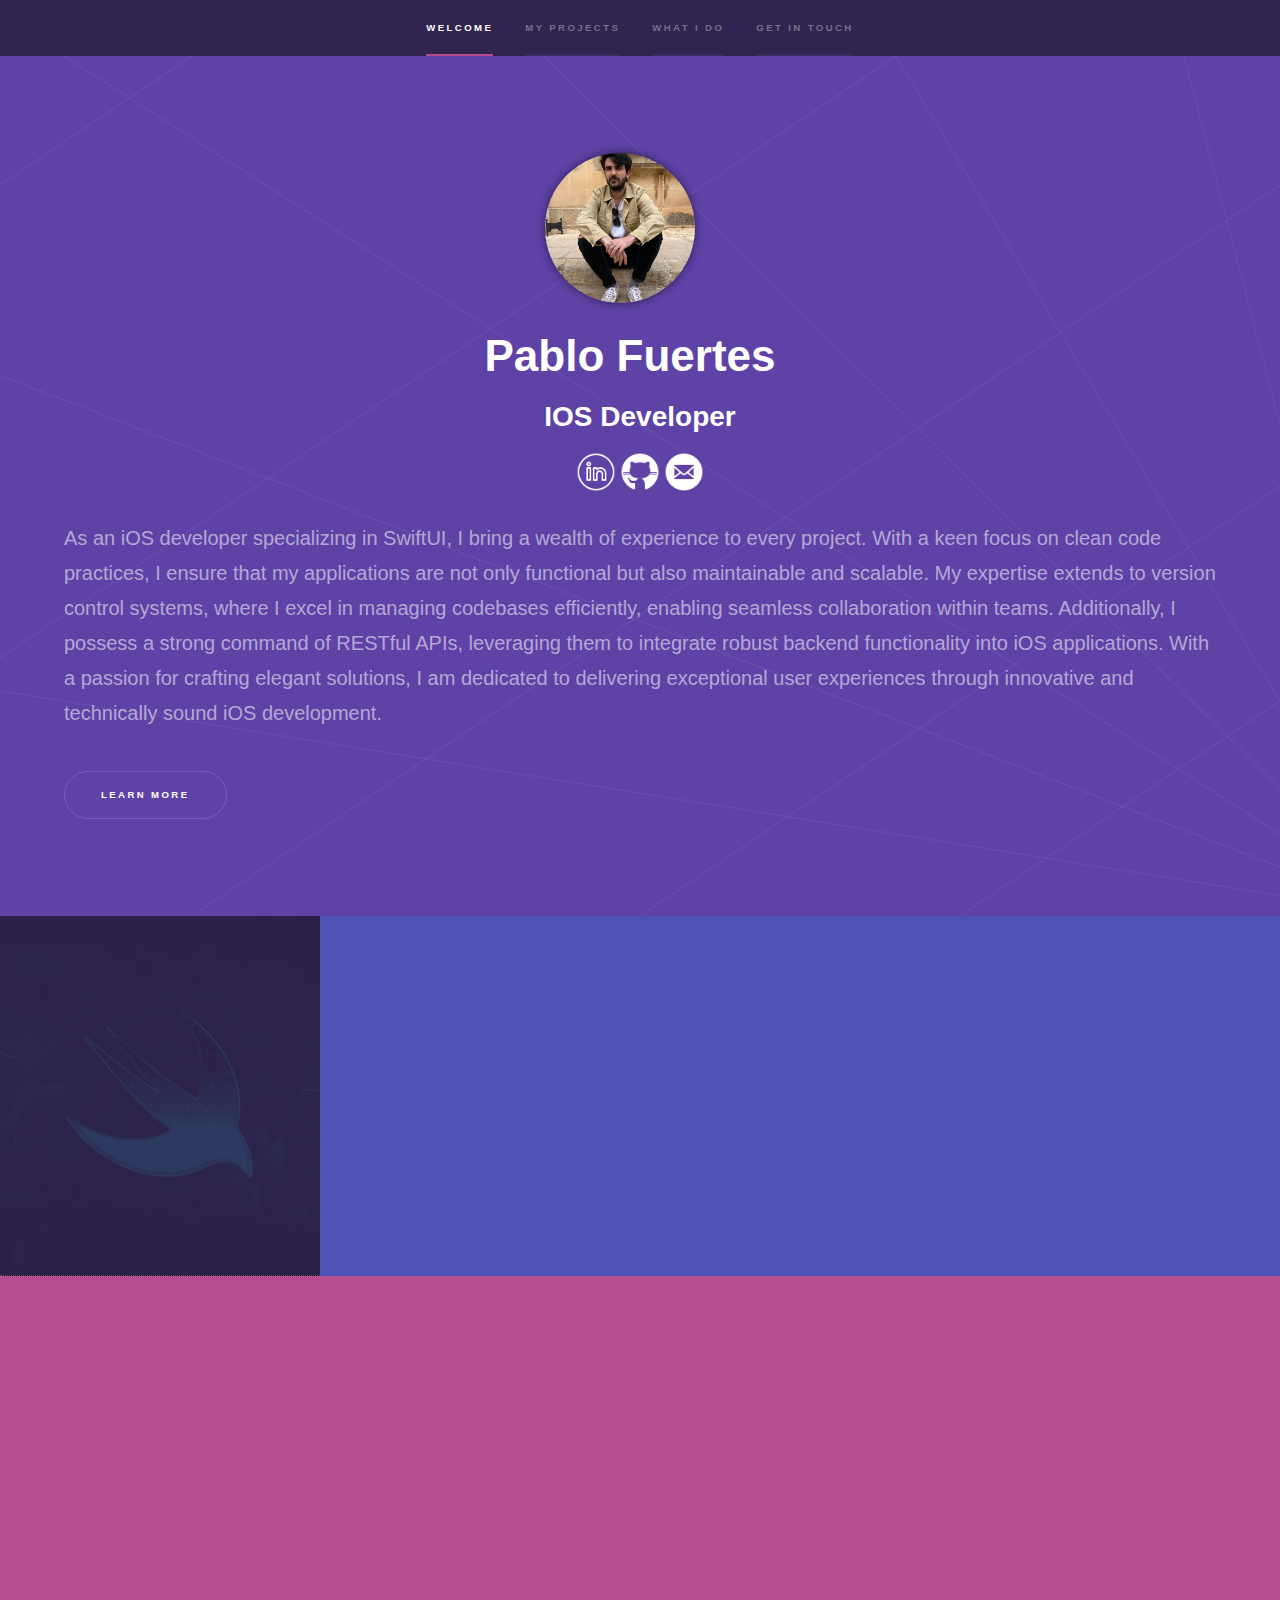
<file: index.html>
<!DOCTYPE HTML>
<html>
	<head>
		<title>My portfolio</title>
		<meta charset="utf-8" />
		<meta name="viewport" content="width=device-width, initial-scale=1, user-scalable=no" />
		<link rel="stylesheet" href="assets/css/main.css" />
		<noscript><link rel="stylesheet" href="assets/css/noscript.css" /></noscript>
	</head>
	<body class="is-preload">

		<!-- Sidebar -->
			<section id="sidebar">
				<div class="inner">
					<nav>
						<ul>
							<li><a href="#intro">Welcome</a></li>
							<li><a href="#one">My projects</a></li>
							<li><a href="#two">What i do</a></li>
							<li><a href="#three">Get in touch</a></li>
						</ul>
					</nav>
				</div>
			</section>

		<!-- Wrapper -->
			<div id="wrapper">

				<!-- Intro -->
					<section id="intro" class="wrapper style1 fullscreen fade-up">
						<div class="inner">
							<div class="profile-info">
								<img src="images/perfil.jpeg" alt="Pablo Fuertes" class="profile-photo">
								<h1>Pablo Fuertes</h1>
								<h2> IOS Developer</h2>
								<div class="profile-icons">
									<a href="https://www.linkedin.com/in/pablo-fuertes-94369b159/">
									  <img src="images/icons/linkedin.png" class="profile-icon" alt="Linkedin">
									</a>
									<a href="https://github.com/pablofu9">
									  <img src="images/icons/githubWhite.png" class="profile-icon" alt="GitHub">
									</a>
									<a href="mailto:pfuertesios@gmail.com">
									  <img src="images/icons/email.png" class="profile-icon" alt="Correo electrónico">
									</a>
								  </div>
								  
							  </div>
							
							<p>As an iOS developer specializing in SwiftUI, I bring a wealth of experience to every project. With a keen focus on clean code practices, I ensure that my applications are not only functional but also maintainable and scalable. My expertise extends to version control systems, where I excel in managing codebases efficiently, enabling seamless collaboration within teams. Additionally, I possess a strong command of RESTful APIs, leveraging them to integrate robust backend functionality into iOS applications. With a passion for crafting elegant solutions, I am dedicated to delivering exceptional user experiences through innovative and technically sound iOS development.</p>
							<ul class="actions">
								<li><a href="#one" class="button scrolly">Learn more</a></li>
							</ul>
						</div>
					</section>

				<!-- One -->
					<section id="one" class="wrapper style2 spotlights">
						<section>
							<a href="#" class="image"><img src="images/pic01.jpeg" alt="" data-position="center center" /></a>
							<div class="content">
								<div class="inner">
									<h2>My custom projects</h2>
									<p>I'm a Swift developer specialized in SwiftUI, adept at crafting iOS and macOS applications, known for my innovative and efficient approach in building fluid and visually appealing user interfaces.</p>
									<ul class="actions">
										<li><a href="generic.html" class="button">Learn more</a></li>
									</ul>
								</div>
							</div>
						</section>
					</section>

				<!-- Two -->
					<section id="two" class="wrapper style3 fade-up">
						<div class="inner">
							<h2>Technologies</h2>
						
							<div class="features">
								<section>
									<span class="icon">
   										 <img src="images/icons/swift.png" class="colored-icon">
									</span>
									<h3>Swift</h3>
									<p>I develop innovative applications with Swift, particularly SwiftUI, delivering exceptional user experiences and technically robust solutions on the Apple platform.</p>
								</section>
								<section>
									<span class="icon">
   										 <img src="images/icons/github.png" class="colored-icon">
									</span>
									<h3>Github</h3>
									<p>leverage GitHub as a central platform to host, collaborate, and share software development projects, utilizing its version control and project management tools.</p>
								</section>
								<section>
									<span class="icon">
   										 <img src="images/icons/firebase.png" class="colored-icon">
									</span>
									<h3>Firebase</h3>
									<p>I masterfully implement Firebase to add authentication features and advanced functionalities to applications, optimizing security and user experience.</p>
								</section>
								<section>
									<span class="icon">
   										 <img src="images/icons/aws.png" class="colored-icon">
									</span>
									<h3>AWS</h3>
									<p>I integrate Amazon Web Services (AWS), especially Cognito, for various functions, leveraging its scalability and flexibility to power cloud projects and enhance application security.</p>
								</section>
								<section>
									<span class="icon">
   										 <img src="images/icons/git.png" class="colored-icon">
									</span>
									<h3>Git</h3>
									<p>I seamlessly integrate Git to efficiently manage code versioning, facilitating collaboration and change tracking in software development projects.</p>
								</section>
								<section>
									<span class="icon">
   										 <img src="images/icons/apple.png" class="colored-icon">
									</span>
									<h3>Apple enviroment</h3>
									<p>I possess in-depth knowledge of the Apple development environment, utilizing native technologies and tools to create robust solutions tailored to iOS, macOS, watchOS, and tvOS ecosystems.</p>
								</section>
							</div>
						</div>
					</section>

				<!-- Three -->
					<section id="three" class="wrapper style1 fade-up">
						<div class="inner">
							<h2>Get in touch</h2>
							<div>
								<section>
									<ul class="contact">
										<li>
											<h3>Address</h3>
											<span>Valladolid, Spain</span>
										</li>
										<li>
											<h3>Email</h3>
											<a href="#">pfuertesios@gmail.com</a>
										</li>
								
										<li>
											<h3>Social</h3>
											<ul class="icons">
												<li><a href="https://github.com/pablofu9" target="_blank" class="icon brands fa-github" style="font-size: 28px;><span class="label"></span></a></li>
												<li><a href="https://www.linkedin.com/in/pablo-fuertes-94369b159/" target="_blank" class="icon brands fa-linkedin-in" style="font-size: 28px;><span class="label"></span></a></li>
											</ul>
										</li>
									</ul>
									 <div class="download-button-container">
        								<a href="assets/CV/CV.pdf" download="My_CV.pdf" class="download-button">Download CV</a>
   									 </div>
								</section>
							</div>
						</div>
					</section>

			</div>

		<!-- Scripts -->
			<script src="assets/js/jquery.min.js"></script>
			<script src="assets/js/jquery.scrollex.min.js"></script>
			<script src="assets/js/jquery.scrolly.min.js"></script>
			<script src="assets/js/browser.min.js"></script>
			<script src="assets/js/breakpoints.min.js"></script>
			<script src="assets/js/util.js"></script>
			<script src="assets/js/main.js"></script>

	</body>
</html>
</file>
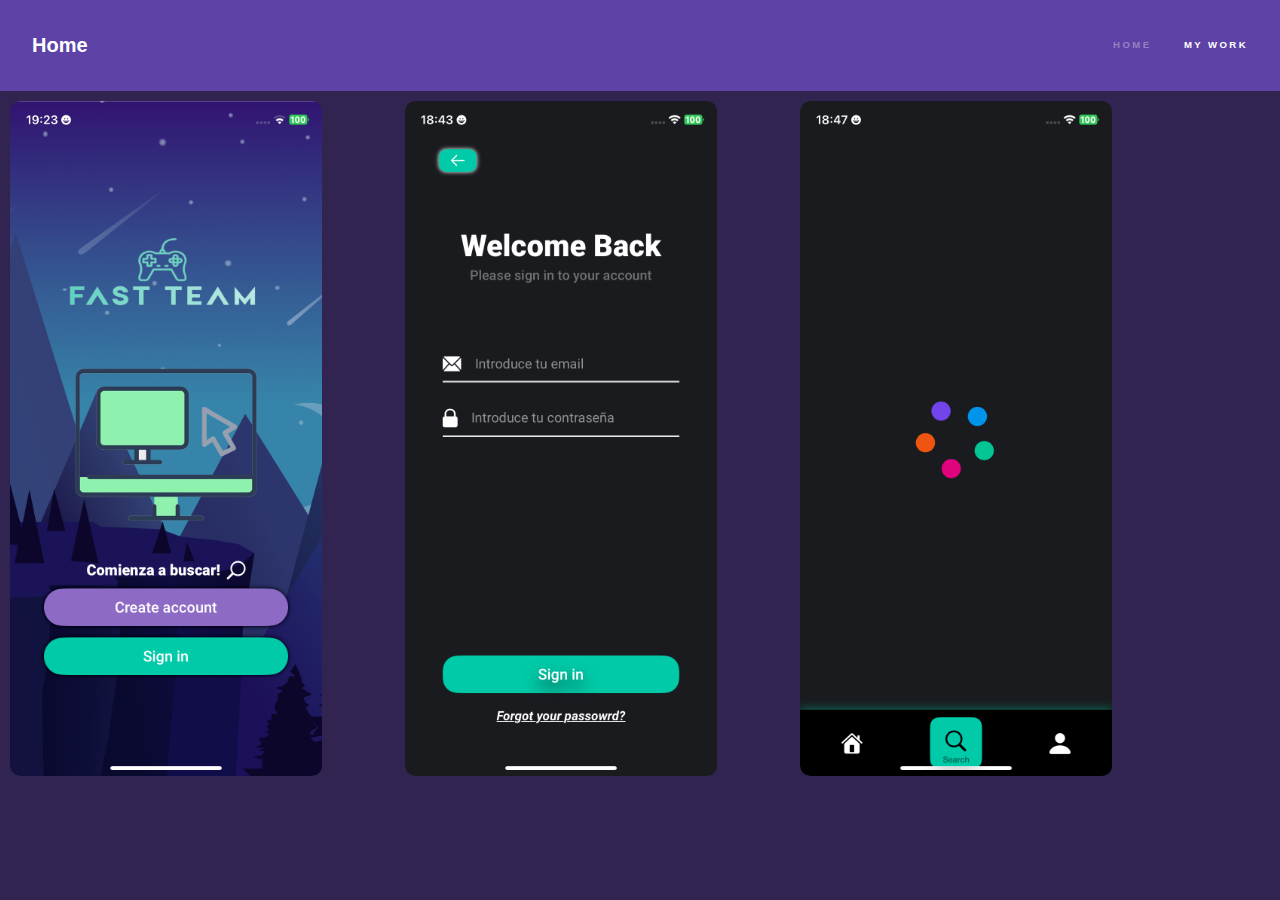
<file: generic.html>
<!DOCTYPE HTML>
<!--
	Hyperspace by HTML5 UP
	html5up.net | @ajlkn
	Free for personal and commercial use under the CCA 3.0 license (html5up.net/license)
-->
<html>
	<head>
		<title>My work</title>
		<meta charset="utf-8" />
		<meta name="viewport" content="width=device-width, initial-scale=1, user-scalable=no" />
		<link rel="stylesheet" href="assets/css/main.css" />
		<noscript><link rel="stylesheet" href="assets/css/noscript.css" /></noscript>
	</head>
	<body class="is-preload">

		<!-- Header -->
			<header id="header">
				<a href="index.html" class="title">Home</a>
				<nav>
					<ul>
						<li><a href="index.html">Home</a></li>
						<li><a href="generic.html" class="active">My work</a></li>
						
					</ul>
				</nav>
			</header>

		<!-- Wrapper -->
			 <div class="gallery">
        <figure class="gallery__item">
            <img src="images/fastTeam.png" class="gallery__img" alt="Image 1">
        </figure>
        <figure class="gallery__item">
            <img src="images/fastTeam2.png" class="gallery__img" alt="Image 2">
        </figure>
        <figure class="gallery__item">
            <img src="images/fastTeam3.png" class="gallery__img" alt="Image 3">
        </figure>
        <!-- Añade más imágenes aquí si es necesario -->
    </div>
			


		<!-- Scripts -->
			<script src="assets/js/jquery.min.js"></script>
			<script src="assets/js/jquery.scrollex.min.js"></script>
			<script src="assets/js/jquery.scrolly.min.js"></script>
			<script src="assets/js/browser.min.js"></script>
			<script src="assets/js/breakpoints.min.js"></script>
			<script src="assets/js/util.js"></script>
			<script src="assets/js/main.js"></script>

	</body>
</html>
</file>
<file: assets/css/noscript.css>
/*
	Hyperspace by HTML5 UP
	html5up.net | @ajlkn
	Free for personal and commercial use under the CCA 3.0 license (html5up.net/license)
*/

/* Spotlights */

	.spotlights > section > .image:before {
		opacity: 0 !important;
	}

	.spotlights > section > .content > .inner {
		-moz-transform: none !important;
		-webkit-transform: none !important;
		-ms-transform: none !important;
		transform: none !important;
		opacity: 1 !important;
	}

/* Wrapper */

	.wrapper > .inner {
		opacity: 1 !important;
		-moz-transform: none !important;
		-webkit-transform: none !important;
		-ms-transform: none !important;
		transform: none !important;
	}

/* Sidebar */

	#sidebar > .inner {
		opacity: 1 !important;
	}

	#sidebar nav > ul > li {
		-moz-transform: none !important;
		-webkit-transform: none !important;
		-ms-transform: none !important;
		transform: none !important;
		opacity: 1 !important;
	}
</file>
<file: assets/css/main.css>
@import url(fontawesome-all.min.css);

/*
	Hyperspace by HTML5 UP
	html5up.net | @ajlkn
	Free for personal and commercial use under the CCA 3.0 license (html5up.net/license)
*/

html,
body,
div,
span,
applet,
object,
iframe,
h1,
h2,
h3,
h4,
h5,
h6,
p,
blockquote,
pre,
a,
abbr,
acronym,
address,
big,
cite,
code,
del,
dfn,
em,
img,
ins,
kbd,
q,
s,
samp,
small,
strike,
strong,
sub,
sup,
tt,
var,
b,
u,
i,
center,
dl,
dt,
dd,
ol,
ul,
li,
fieldset,
form,
label,
legend,
table,
caption,
tbody,
tfoot,
thead,
tr,
th,
td,
article,
aside,
canvas,
details,
embed,
figure,
figcaption,
footer,
header,
hgroup,
menu,
nav,
output,
ruby,
section,
summary,
time,
mark,
audio,
video {
	margin: 0;
	padding: 0;
	border: 0;
	font-size: 100%;
	font: inherit;
	vertical-align: baseline;
}

article,
aside,
details,
figcaption,
figure,
footer,
header,
hgroup,
menu,
nav,
section {
	display: block;
}

body {
	line-height: 1;
}



ol,
ul {
	list-style: none;
}

blockquote,
q {
	quotes: none;
}

blockquote:before,
blockquote:after,
q:before,
q:after {
	content: '';
	content: none;
}

table {
	border-collapse: collapse;
	border-spacing: 0;
}

body {
	-webkit-text-size-adjust: none;
}

mark {
	background-color: transparent;
	color: inherit;
}

input::-moz-focus-inner {
	border: 0;
	padding: 0;
}

input,
select,
textarea {
	-moz-appearance: none;
	-webkit-appearance: none;
	-ms-appearance: none;
	appearance: none;
}



/* Basic */

@-ms-viewport {
	width: device-width;
}

body {
	-ms-overflow-style: scrollbar;
}

@media screen and (max-width: 480px) {

	html,
	body {
		min-width: 320px;
	}

}

html {
	box-sizing: border-box;
}

*,
*:before,
*:after {
	box-sizing: inherit;
}

body {
	background: #312450;
}

body.is-preload *,
body.is-preload *:before,
body.is-preload *:after {
	-moz-animation: none !important;
	-webkit-animation: none !important;
	-ms-animation: none !important;
	animation: none !important;
	-moz-transition: none !important;
	-webkit-transition: none !important;
	-ms-transition: none !important;
	transition: none !important;
}


/* Type */

body,
input,
select,
textarea {
	color: rgba(255, 255, 255, 0.55);
	font-family: Arial, Helvetica, sans-serif;
	font-size: 16.5pt;
	font-weight: normal;
	line-height: 1.75;
}

@media screen and (max-width: 1680px) {

	body,
	input,
	select,
	textarea {
		font-size: 13pt;
	}

}

@media screen and (max-width: 1280px) {

	body,
	input,
	select,
	textarea {
		font-size: 12pt;
	}

}

@media screen and (max-width: 360px) {

	body,
	input,
	select,
	textarea {
		font-size: 11pt;
	}

}

a {
	-moz-transition: color 0.2s ease, border-bottom-color 0.2s ease;
	-webkit-transition: color 0.2s ease, border-bottom-color 0.2s ease;
	-ms-transition: color 0.2s ease, border-bottom-color 0.2s ease;
	transition: color 0.2s ease, border-bottom-color 0.2s ease;
	border-bottom: dotted 1px rgba(255, 255, 255, 0.35);
	color: inherit;
	text-decoration: none;
}

a:hover {
	border-bottom-color: transparent;
	color: #ffffff;
}

strong,
b {
	color: #ffffff;
	font-weight: bold;
}

em,
i {
	font-style: italic;
}

p {
	margin: 0 0 2em 0;
}

h1,
h2,
h3,
h4,
h5,
h6 {
	color: #ffffff;
	font-weight: bold;
	line-height: 1.5;
	margin: 0 0 0.5em 0;
}

h1 a,
h2 a,
h3 a,
h4 a,
h5 a,
h6 a {
	color: inherit;
	text-decoration: none;
}

h1 {
	font-size: 2.75em;
}

h1.major {
	margin: 0 0 1.3em 0;
	position: relative;
	padding-bottom: 0.35em;
}

h1.major:after {
	background-image: -moz-linear-gradient(to right, #5e42a6, #b74e91);
	background-image: -webkit-linear-gradient(to right, #5e42a6, #b74e91);
	background-image: -ms-linear-gradient(to right, #5e42a6, #b74e91);
	background-image: linear-gradient(to right, #5e42a6, #b74e91);
	-moz-transition: max-width 0.2s ease;
	-webkit-transition: max-width 0.2s ease;
	-ms-transition: max-width 0.2s ease;
	transition: max-width 0.2s ease;
	border-radius: 0.2em;
	bottom: 0;
	content: '';
	height: 0.05em;
	position: absolute;
	right: 0;
	width: 100%;
}

h2 {
	font-size: 1.75em;
}

h3 {
	font-size: 1.1em;
}

h4 {
	font-size: 1em;
}

h5 {
	font-size: 0.8em;
}

h6 {
	font-size: 0.6em;
}

@media screen and (max-width: 736px) {

	h1 {
		font-size: 2em;
	}

	h2 {
		font-size: 1.25em;
	}

	h3 {
		font-size: 1em;
	}

	h4 {
		font-size: 0.8em;
	}

	h5 {
		font-size: 0.6em;
	}

	h6 {
		font-size: 0.6em;
	}

}

sub {
	font-size: 0.8em;
	position: relative;
	top: 0.5em;
}

sup {
	font-size: 0.8em;
	position: relative;
	top: -0.5em;
}

blockquote {
	border-left: solid 4px rgba(255, 255, 255, 0.15);
	font-style: italic;
	margin: 0 0 2em 0;
	padding: 0.5em 0 0.5em 2em;
}

code {
	background: rgba(255, 255, 255, 0.05);
	border-radius: 0.25em;
	border: solid 1px rgba(255, 255, 255, 0.15);
	font-family: "Courier New", monospace;
	font-size: 0.9em;
	margin: 0 0.25em;
	padding: 0.25em 0.65em;
}

pre {
	-webkit-overflow-scrolling: touch;
	font-family: "Courier New", monospace;
	font-size: 0.9em;
	margin: 0 0 2em 0;
}

pre code {
	display: block;
	line-height: 1.75em;
	padding: 1em 1.5em;
	overflow-x: auto;
}

hr {
	border: 0;
	border-bottom: solid 1px rgba(255, 255, 255, 0.15);
	margin: 2em 0;
}

hr.major {
	margin: 3em 0;
}

.align-left {
	text-align: left;
}

.align-center {
	text-align: center;
}

.align-right {
	text-align: right;
}

/* Row */

.row {
	display: flex;
	flex-wrap: wrap;
	box-sizing: border-box;
	align-items: stretch;
}

.row>* {
	box-sizing: border-box;
}

.row.gtr-uniform>*> :last-child {
	margin-bottom: 0;
}

.row.aln-left {
	justify-content: flex-start;
}

.row.aln-center {
	justify-content: center;
}

.row.aln-right {
	justify-content: flex-end;
}

.row.aln-top {
	align-items: flex-start;
}

.row.aln-middle {
	align-items: center;
}

.row.aln-bottom {
	align-items: flex-end;
}

.row>.imp {
	order: -1;
}

.row>.col-1 {
	width: 8.33333%;
}

.row>.off-1 {
	margin-left: 8.33333%;
}

.row>.col-2 {
	width: 16.66667%;
}

.row>.off-2 {
	margin-left: 16.66667%;
}

.row>.col-3 {
	width: 25%;
}

.row>.off-3 {
	margin-left: 25%;
}

.row>.col-4 {
	width: 33.33333%;
}

.row>.off-4 {
	margin-left: 33.33333%;
}

.row>.col-5 {
	width: 41.66667%;
}

.row>.off-5 {
	margin-left: 41.66667%;
}

.row>.col-6 {
	width: 50%;
}

.row>.off-6 {
	margin-left: 50%;
}

.row>.col-7 {
	width: 58.33333%;
}

.row>.off-7 {
	margin-left: 58.33333%;
}

.row>.col-8 {
	width: 66.66667%;
}

.row>.off-8 {
	margin-left: 66.66667%;
}

.row>.col-9 {
	width: 75%;
}

.row>.off-9 {
	margin-left: 75%;
}

.row>.col-10 {
	width: 83.33333%;
}

.row>.off-10 {
	margin-left: 83.33333%;
}

.row>.col-11 {
	width: 91.66667%;
}

.row>.off-11 {
	margin-left: 91.66667%;
}

.row>.col-12 {
	width: 100%;
}

.row>.off-12 {
	margin-left: 100%;
}

.row.gtr-0 {
	margin-top: 0;
	margin-left: 0em;
}

.row.gtr-0>* {
	padding: 0 0 0 0em;
}

.row.gtr-0.gtr-uniform {
	margin-top: 0em;
}

.row.gtr-0.gtr-uniform>* {
	padding-top: 0em;
}

.row.gtr-25 {
	margin-top: 0;
	margin-left: -0.375em;
}

.row.gtr-25>* {
	padding: 0 0 0 0.375em;
}

.row.gtr-25.gtr-uniform {
	margin-top: -0.375em;
}

.row.gtr-25.gtr-uniform>* {
	padding-top: 0.375em;
}

.row.gtr-50 {
	margin-top: 0;
	margin-left: -0.75em;
}

.row.gtr-50>* {
	padding: 0 0 0 0.75em;
}

.row.gtr-50.gtr-uniform {
	margin-top: -0.75em;
}

.row.gtr-50.gtr-uniform>* {
	padding-top: 0.75em;
}

.row {
	margin-top: 0;
	margin-left: -1.5em;
}

.row>* {
	padding: 0 0 0 1.5em;
}

.row.gtr-uniform {
	margin-top: -1.5em;
}

.row.gtr-uniform>* {
	padding-top: 1.5em;
}

.row.gtr-150 {
	margin-top: 0;
	margin-left: -2.25em;
}

.row.gtr-150>* {
	padding: 0 0 0 2.25em;
}

.row.gtr-150.gtr-uniform {
	margin-top: -2.25em;
}

.row.gtr-150.gtr-uniform>* {
	padding-top: 2.25em;
}

.row.gtr-200 {
	margin-top: 0;
	margin-left: -3em;
}

.row.gtr-200>* {
	padding: 0 0 0 3em;
}

.row.gtr-200.gtr-uniform {
	margin-top: -3em;
}

.row.gtr-200.gtr-uniform>* {
	padding-top: 3em;
}

@media screen and (max-width: 1680px) {

	.row {
		display: flex;
		flex-wrap: wrap;
		box-sizing: border-box;
		align-items: stretch;
	}

	.row>* {
		box-sizing: border-box;
	}

	.row.gtr-uniform>*> :last-child {
		margin-bottom: 0;
	}

	.row.aln-left {
		justify-content: flex-start;
	}

	.row.aln-center {
		justify-content: center;
	}

	.row.aln-right {
		justify-content: flex-end;
	}

	.row.aln-top {
		align-items: flex-start;
	}

	.row.aln-middle {
		align-items: center;
	}

	.row.aln-bottom {
		align-items: flex-end;
	}

	.row>.imp-xlarge {
		order: -1;
	}

	.row>.col-1-xlarge {
		width: 8.33333%;
	}

	.row>.off-1-xlarge {
		margin-left: 8.33333%;
	}

	.row>.col-2-xlarge {
		width: 16.66667%;
	}

	.row>.off-2-xlarge {
		margin-left: 16.66667%;
	}

	.row>.col-3-xlarge {
		width: 25%;
	}

	.row>.off-3-xlarge {
		margin-left: 25%;
	}

	.row>.col-4-xlarge {
		width: 33.33333%;
	}

	.row>.off-4-xlarge {
		margin-left: 33.33333%;
	}

	.row>.col-5-xlarge {
		width: 41.66667%;
	}

	.row>.off-5-xlarge {
		margin-left: 41.66667%;
	}

	.row>.col-6-xlarge {
		width: 50%;
	}

	.row>.off-6-xlarge {
		margin-left: 50%;
	}

	.row>.col-7-xlarge {
		width: 58.33333%;
	}

	.row>.off-7-xlarge {
		margin-left: 58.33333%;
	}

	.row>.col-8-xlarge {
		width: 66.66667%;
	}

	.row>.off-8-xlarge {
		margin-left: 66.66667%;
	}

	.row>.col-9-xlarge {
		width: 75%;
	}

	.row>.off-9-xlarge {
		margin-left: 75%;
	}

	.row>.col-10-xlarge {
		width: 83.33333%;
	}

	.row>.off-10-xlarge {
		margin-left: 83.33333%;
	}

	.row>.col-11-xlarge {
		width: 91.66667%;
	}

	.row>.off-11-xlarge {
		margin-left: 91.66667%;
	}

	.row>.col-12-xlarge {
		width: 100%;
	}

	.row>.off-12-xlarge {
		margin-left: 100%;
	}

	.row.gtr-0 {
		margin-top: 0;
		margin-left: 0em;
	}

	.row.gtr-0>* {
		padding: 0 0 0 0em;
	}

	.row.gtr-0.gtr-uniform {
		margin-top: 0em;
	}

	.row.gtr-0.gtr-uniform>* {
		padding-top: 0em;
	}

	.row.gtr-25 {
		margin-top: 0;
		margin-left: -0.375em;
	}

	.row.gtr-25>* {
		padding: 0 0 0 0.375em;
	}

	.row.gtr-25.gtr-uniform {
		margin-top: -0.375em;
	}

	.row.gtr-25.gtr-uniform>* {
		padding-top: 0.375em;
	}

	.row.gtr-50 {
		margin-top: 0;
		margin-left: -0.75em;
	}

	.row.gtr-50>* {
		padding: 0 0 0 0.75em;
	}

	.row.gtr-50.gtr-uniform {
		margin-top: -0.75em;
	}

	.row.gtr-50.gtr-uniform>* {
		padding-top: 0.75em;
	}

	.row {
		margin-top: 0;
		margin-left: -1.5em;
	}

	.row>* {
		padding: 0 0 0 1.5em;
	}

	.row.gtr-uniform {
		margin-top: -1.5em;
	}

	.row.gtr-uniform>* {
		padding-top: 1.5em;
	}

	.row.gtr-150 {
		margin-top: 0;
		margin-left: -2.25em;
	}

	.row.gtr-150>* {
		padding: 0 0 0 2.25em;
	}

	.row.gtr-150.gtr-uniform {
		margin-top: -2.25em;
	}

	.row.gtr-150.gtr-uniform>* {
		padding-top: 2.25em;
	}

	.row.gtr-200 {
		margin-top: 0;
		margin-left: -3em;
	}

	.row.gtr-200>* {
		padding: 0 0 0 3em;
	}

	.row.gtr-200.gtr-uniform {
		margin-top: -3em;
	}

	.row.gtr-200.gtr-uniform>* {
		padding-top: 3em;
	}

}

@media screen and (max-width: 1280px) {

	.row {
		display: flex;
		flex-wrap: wrap;
		box-sizing: border-box;
		align-items: stretch;
	}

	.row>* {
		box-sizing: border-box;
	}

	.row.gtr-uniform>*> :last-child {
		margin-bottom: 0;
	}

	.row.aln-left {
		justify-content: flex-start;
	}

	.row.aln-center {
		justify-content: center;
	}

	.row.aln-right {
		justify-content: flex-end;
	}

	.row.aln-top {
		align-items: flex-start;
	}

	.row.aln-middle {
		align-items: center;
	}

	.row.aln-bottom {
		align-items: flex-end;
	}

	.row>.imp-large {
		order: -1;
	}

	.row>.col-1-large {
		width: 8.33333%;
	}

	.row>.off-1-large {
		margin-left: 8.33333%;
	}

	.row>.col-2-large {
		width: 16.66667%;
	}

	.row>.off-2-large {
		margin-left: 16.66667%;
	}

	.row>.col-3-large {
		width: 25%;
	}

	.row>.off-3-large {
		margin-left: 25%;
	}

	.row>.col-4-large {
		width: 33.33333%;
	}

	.row>.off-4-large {
		margin-left: 33.33333%;
	}

	.row>.col-5-large {
		width: 41.66667%;
	}

	.row>.off-5-large {
		margin-left: 41.66667%;
	}

	.row>.col-6-large {
		width: 50%;
	}

	.row>.off-6-large {
		margin-left: 50%;
	}

	.row>.col-7-large {
		width: 58.33333%;
	}

	.row>.off-7-large {
		margin-left: 58.33333%;
	}

	.row>.col-8-large {
		width: 66.66667%;
	}

	.row>.off-8-large {
		margin-left: 66.66667%;
	}

	.row>.col-9-large {
		width: 75%;
	}

	.row>.off-9-large {
		margin-left: 75%;
	}

	.row>.col-10-large {
		width: 83.33333%;
	}

	.row>.off-10-large {
		margin-left: 83.33333%;
	}

	.row>.col-11-large {
		width: 91.66667%;
	}

	.row>.off-11-large {
		margin-left: 91.66667%;
	}

	.row>.col-12-large {
		width: 100%;
	}

	.row>.off-12-large {
		margin-left: 100%;
	}

	.row.gtr-0 {
		margin-top: 0;
		margin-left: 0em;
	}

	.row.gtr-0>* {
		padding: 0 0 0 0em;
	}

	.row.gtr-0.gtr-uniform {
		margin-top: 0em;
	}

	.row.gtr-0.gtr-uniform>* {
		padding-top: 0em;
	}

	.row.gtr-25 {
		margin-top: 0;
		margin-left: -0.375em;
	}

	.row.gtr-25>* {
		padding: 0 0 0 0.375em;
	}

	.row.gtr-25.gtr-uniform {
		margin-top: -0.375em;
	}

	.row.gtr-25.gtr-uniform>* {
		padding-top: 0.375em;
	}

	.row.gtr-50 {
		margin-top: 0;
		margin-left: -0.75em;
	}

	.row.gtr-50>* {
		padding: 0 0 0 0.75em;
	}

	.row.gtr-50.gtr-uniform {
		margin-top: -0.75em;
	}

	.row.gtr-50.gtr-uniform>* {
		padding-top: 0.75em;
	}

	.row {
		margin-top: 0;
		margin-left: -1.5em;
	}

	.row>* {
		padding: 0 0 0 1.5em;
	}

	.row.gtr-uniform {
		margin-top: -1.5em;
	}

	.row.gtr-uniform>* {
		padding-top: 1.5em;
	}

	.row.gtr-150 {
		margin-top: 0;
		margin-left: -2.25em;
	}

	.row.gtr-150>* {
		padding: 0 0 0 2.25em;
	}

	.row.gtr-150.gtr-uniform {
		margin-top: -2.25em;
	}

	.row.gtr-150.gtr-uniform>* {
		padding-top: 2.25em;
	}

	.row.gtr-200 {
		margin-top: 0;
		margin-left: -3em;
	}

	.row.gtr-200>* {
		padding: 0 0 0 3em;
	}

	.row.gtr-200.gtr-uniform {
		margin-top: -3em;
	}

	.row.gtr-200.gtr-uniform>* {
		padding-top: 3em;
	}

}

@media screen and (max-width: 980px) {

	.row {
		display: flex;
		flex-wrap: wrap;
		box-sizing: border-box;
		align-items: stretch;
	}

	.row>* {
		box-sizing: border-box;
	}

	.row.gtr-uniform>*> :last-child {
		margin-bottom: 0;
	}

	.row.aln-left {
		justify-content: flex-start;
	}

	.row.aln-center {
		justify-content: center;
	}

	.row.aln-right {
		justify-content: flex-end;
	}

	.row.aln-top {
		align-items: flex-start;
	}

	.row.aln-middle {
		align-items: center;
	}

	.row.aln-bottom {
		align-items: flex-end;
	}

	.row>.imp-medium {
		order: -1;
	}

	.row>.col-1-medium {
		width: 8.33333%;
	}

	.row>.off-1-medium {
		margin-left: 8.33333%;
	}

	.row>.col-2-medium {
		width: 16.66667%;
	}

	.row>.off-2-medium {
		margin-left: 16.66667%;
	}

	.row>.col-3-medium {
		width: 25%;
	}

	.row>.off-3-medium {
		margin-left: 25%;
	}

	.row>.col-4-medium {
		width: 33.33333%;
	}

	.row>.off-4-medium {
		margin-left: 33.33333%;
	}

	.row>.col-5-medium {
		width: 41.66667%;
	}

	.row>.off-5-medium {
		margin-left: 41.66667%;
	}

	.row>.col-6-medium {
		width: 50%;
	}

	.row>.off-6-medium {
		margin-left: 50%;
	}

	.row>.col-7-medium {
		width: 58.33333%;
	}

	.row>.off-7-medium {
		margin-left: 58.33333%;
	}

	.row>.col-8-medium {
		width: 66.66667%;
	}

	.row>.off-8-medium {
		margin-left: 66.66667%;
	}

	.row>.col-9-medium {
		width: 75%;
	}

	.row>.off-9-medium {
		margin-left: 75%;
	}

	.row>.col-10-medium {
		width: 83.33333%;
	}

	.row>.off-10-medium {
		margin-left: 83.33333%;
	}

	.row>.col-11-medium {
		width: 91.66667%;
	}

	.row>.off-11-medium {
		margin-left: 91.66667%;
	}

	.row>.col-12-medium {
		width: 100%;
	}

	.row>.off-12-medium {
		margin-left: 100%;
	}

	.row.gtr-0 {
		margin-top: 0;
		margin-left: 0em;
	}

	.row.gtr-0>* {
		padding: 0 0 0 0em;
	}

	.row.gtr-0.gtr-uniform {
		margin-top: 0em;
	}

	.row.gtr-0.gtr-uniform>* {
		padding-top: 0em;
	}

	.row.gtr-25 {
		margin-top: 0;
		margin-left: -0.375em;
	}

	.row.gtr-25>* {
		padding: 0 0 0 0.375em;
	}

	.row.gtr-25.gtr-uniform {
		margin-top: -0.375em;
	}

	.row.gtr-25.gtr-uniform>* {
		padding-top: 0.375em;
	}

	.row.gtr-50 {
		margin-top: 0;
		margin-left: -0.75em;
	}

	.row.gtr-50>* {
		padding: 0 0 0 0.75em;
	}

	.row.gtr-50.gtr-uniform {
		margin-top: -0.75em;
	}

	.row.gtr-50.gtr-uniform>* {
		padding-top: 0.75em;
	}

	.row {
		margin-top: 0;
		margin-left: -1.5em;
	}

	.row>* {
		padding: 0 0 0 1.5em;
	}

	.row.gtr-uniform {
		margin-top: -1.5em;
	}

	.row.gtr-uniform>* {
		padding-top: 1.5em;
	}

	.row.gtr-150 {
		margin-top: 0;
		margin-left: -2.25em;
	}

	.row.gtr-150>* {
		padding: 0 0 0 2.25em;
	}

	.row.gtr-150.gtr-uniform {
		margin-top: -2.25em;
	}

	.row.gtr-150.gtr-uniform>* {
		padding-top: 2.25em;
	}

	.row.gtr-200 {
		margin-top: 0;
		margin-left: -3em;
	}

	.row.gtr-200>* {
		padding: 0 0 0 3em;
	}

	.row.gtr-200.gtr-uniform {
		margin-top: -3em;
	}

	.row.gtr-200.gtr-uniform>* {
		padding-top: 3em;
	}

}

@media screen and (max-width: 736px) {

	.row {
		display: flex;
		flex-wrap: wrap;
		box-sizing: border-box;
		align-items: stretch;
	}

	.row>* {
		box-sizing: border-box;
	}

	.row.gtr-uniform>*> :last-child {
		margin-bottom: 0;
	}

	.row.aln-left {
		justify-content: flex-start;
	}

	.row.aln-center {
		justify-content: center;
	}

	.row.aln-right {
		justify-content: flex-end;
	}

	.row.aln-top {
		align-items: flex-start;
	}

	.row.aln-middle {
		align-items: center;
	}

	.row.aln-bottom {
		align-items: flex-end;
	}

	.row>.imp-small {
		order: -1;
	}

	.row>.col-1-small {
		width: 8.33333%;
	}

	.row>.off-1-small {
		margin-left: 8.33333%;
	}

	.row>.col-2-small {
		width: 16.66667%;
	}

	.row>.off-2-small {
		margin-left: 16.66667%;
	}

	.row>.col-3-small {
		width: 25%;
	}

	.row>.off-3-small {
		margin-left: 25%;
	}

	.row>.col-4-small {
		width: 33.33333%;
	}

	.row>.off-4-small {
		margin-left: 33.33333%;
	}

	.row>.col-5-small {
		width: 41.66667%;
	}

	.row>.off-5-small {
		margin-left: 41.66667%;
	}

	.row>.col-6-small {
		width: 50%;
	}

	.row>.off-6-small {
		margin-left: 50%;
	}

	.row>.col-7-small {
		width: 58.33333%;
	}

	.row>.off-7-small {
		margin-left: 58.33333%;
	}

	.row>.col-8-small {
		width: 66.66667%;
	}

	.row>.off-8-small {
		margin-left: 66.66667%;
	}

	.row>.col-9-small {
		width: 75%;
	}

	.row>.off-9-small {
		margin-left: 75%;
	}

	.row>.col-10-small {
		width: 83.33333%;
	}

	.row>.off-10-small {
		margin-left: 83.33333%;
	}

	.row>.col-11-small {
		width: 91.66667%;
	}

	.row>.off-11-small {
		margin-left: 91.66667%;
	}

	.row>.col-12-small {
		width: 100%;
	}

	.row>.off-12-small {
		margin-left: 100%;
	}

	.row.gtr-0 {
		margin-top: 0;
		margin-left: 0em;
	}

	.row.gtr-0>* {
		padding: 0 0 0 0em;
	}

	.row.gtr-0.gtr-uniform {
		margin-top: 0em;
	}

	.row.gtr-0.gtr-uniform>* {
		padding-top: 0em;
	}

	.row.gtr-25 {
		margin-top: 0;
		margin-left: -0.375em;
	}

	.row.gtr-25>* {
		padding: 0 0 0 0.375em;
	}

	.row.gtr-25.gtr-uniform {
		margin-top: -0.375em;
	}

	.row.gtr-25.gtr-uniform>* {
		padding-top: 0.375em;
	}

	.row.gtr-50 {
		margin-top: 0;
		margin-left: -0.75em;
	}

	.row.gtr-50>* {
		padding: 0 0 0 0.75em;
	}

	.row.gtr-50.gtr-uniform {
		margin-top: -0.75em;
	}

	.row.gtr-50.gtr-uniform>* {
		padding-top: 0.75em;
	}

	.row {
		margin-top: 0;
		margin-left: -1.5em;
	}

	.row>* {
		padding: 0 0 0 1.5em;
	}

	.row.gtr-uniform {
		margin-top: -1.5em;
	}

	.row.gtr-uniform>* {
		padding-top: 1.5em;
	}

	.row.gtr-150 {
		margin-top: 0;
		margin-left: -2.25em;
	}

	.row.gtr-150>* {
		padding: 0 0 0 2.25em;
	}

	.row.gtr-150.gtr-uniform {
		margin-top: -2.25em;
	}

	.row.gtr-150.gtr-uniform>* {
		padding-top: 2.25em;
	}

	.row.gtr-200 {
		margin-top: 0;
		margin-left: -3em;
	}

	.row.gtr-200>* {
		padding: 0 0 0 3em;
	}

	.row.gtr-200.gtr-uniform {
		margin-top: -3em;
	}

	.row.gtr-200.gtr-uniform>* {
		padding-top: 3em;
	}

}

@media screen and (max-width: 480px) {

	.row {
		display: flex;
		flex-wrap: wrap;
		box-sizing: border-box;
		align-items: stretch;
	}

	.row>* {
		box-sizing: border-box;
	}

	.row.gtr-uniform>*> :last-child {
		margin-bottom: 0;
	}

	.row.aln-left {
		justify-content: flex-start;
	}

	.row.aln-center {
		justify-content: center;
	}

	.row.aln-right {
		justify-content: flex-end;
	}

	.row.aln-top {
		align-items: flex-start;
	}

	.row.aln-middle {
		align-items: center;
	}

	.row.aln-bottom {
		align-items: flex-end;
	}

	.row>.imp-xsmall {
		order: -1;
	}

	.row>.col-1-xsmall {
		width: 8.33333%;
	}


	.row>.off-1-xsmall {
		margin-left: 8.33333%;
	}

	.row>.col-2-xsmall {
		width: 16.66667%;
	}

	.row>.off-2-xsmall {
		margin-left: 16.66667%;
	}

	.row>.col-3-xsmall {
		width: 25%;
	}

	.row>.off-3-xsmall {
		margin-left: 25%;
	}

	.row>.col-4-xsmall {
		width: 33.33333%;
	}

	.row>.off-4-xsmall {
		margin-left: 33.33333%;
	}

	.row>.col-5-xsmall {
		width: 41.66667%;
	}

	.row>.off-5-xsmall {
		margin-left: 41.66667%;
	}

	.row>.col-6-xsmall {
		width: 50%;
	}

	.row>.off-6-xsmall {
		margin-left: 50%;
	}

	.row>.col-7-xsmall {
		width: 58.33333%;
	}

	.row>.off-7-xsmall {
		margin-left: 58.33333%;
	}

	.row>.col-8-xsmall {
		width: 66.66667%;
	}

	.row>.off-8-xsmall {
		margin-left: 66.66667%;
	}

	.row>.col-9-xsmall {
		width: 75%;
	}

	.row>.off-9-xsmall {
		margin-left: 75%;
	}

	.row>.col-10-xsmall {
		width: 83.33333%;
	}

	.row>.off-10-xsmall {
		margin-left: 83.33333%;
	}

	.row>.col-11-xsmall {
		width: 91.66667%;
	}

	.row>.off-11-xsmall {
		margin-left: 91.66667%;
	}

	.row>.col-12-xsmall {
		width: 100%;
	}

	.row>.off-12-xsmall {
		margin-left: 100%;
	}

	.row.gtr-0 {
		margin-top: 0;
		margin-left: 0em;
	}

	.row.gtr-0>* {
		padding: 0 0 0 0em;
	}

	.row.gtr-0.gtr-uniform {
		margin-top: 0em;
	}

	.row.gtr-0.gtr-uniform>* {
		padding-top: 0em;
	}

	.row.gtr-25 {
		margin-top: 0;
		margin-left: -0.375em;
	}

	.row.gtr-25>* {
		padding: 0 0 0 0.375em;
	}

	.row.gtr-25.gtr-uniform {
		margin-top: -0.375em;
	}

	.row.gtr-25.gtr-uniform>* {
		padding-top: 0.375em;
	}

	.row.gtr-50 {
		margin-top: 0;
		margin-left: -0.75em;
	}

	.row.gtr-50>* {
		padding: 0 0 0 0.75em;
	}

	.row.gtr-50.gtr-uniform {
		margin-top: -0.75em;
	}

	.row.gtr-50.gtr-uniform>* {
		padding-top: 0.75em;
	}

	.row {
		margin-top: 0;
		margin-left: -1.5em;
	}

	.row>* {
		padding: 0 0 0 1.5em;
	}

	.row.gtr-uniform {
		margin-top: -1.5em;
	}

	.row.gtr-uniform>* {
		padding-top: 1.5em;
	}

	.row.gtr-150 {
		margin-top: 0;
		margin-left: -2.25em;
	}

	.row.gtr-150>* {
		padding: 0 0 0 2.25em;
	}

	.row.gtr-150.gtr-uniform {
		margin-top: -2.25em;
	}

	.row.gtr-150.gtr-uniform>* {
		padding-top: 2.25em;
	}

	.row.gtr-200 {
		margin-top: 0;
		margin-left: -3em;
	}

	.row.gtr-200>* {
		padding: 0 0 0 3em;
	}

	.row.gtr-200.gtr-uniform {
		margin-top: -3em;
	}

	.row.gtr-200.gtr-uniform>* {
		padding-top: 3em;
	}

}

/* Box */

.box {
	border-radius: 0.25em;
	border: solid 1px rgba(255, 255, 255, 0.15);
	margin-bottom: 2em;
	padding: 1.5em;
}

.box> :last-child,
.box> :last-child> :last-child,
.box> :last-child> :last-child> :last-child {
	margin-bottom: 0;
}

.box.alt {
	border: 0;
	border-radius: 0;
	padding: 0;
}

/* Button */

input[type="submit"],
input[type="reset"],
input[type="button"],
button,
.button {
	-moz-appearance: none;
	-webkit-appearance: none;
	-ms-appearance: none;
	appearance: none;
	-moz-transition: border-color 0.2s ease;
	-webkit-transition: border-color 0.2s ease;
	-ms-transition: border-color 0.2s ease;
	transition: border-color 0.2s ease;
	background-color: transparent;
	border: solid 1px !important;
	border-color: rgba(255, 255, 255, 0.15) !important;
	border-radius: 3em;
	color: #ffffff !important;
	cursor: pointer;
	display: inline-block;
	font-size: 0.6em;
	font-weight: bold;
	height: calc(4.75em + 2px);
	letter-spacing: 0.25em;
	line-height: 4.75em;
	outline: 0;
	padding: 0 3.75em;
	position: relative;
	text-align: center;
	text-decoration: none;
	text-transform: uppercase;
	white-space: nowrap;
}

input[type="submit"]:after,
input[type="reset"]:after,
input[type="button"]:after,
button:after,
.button:after {
	-moz-transform: scale(0.25);
	-webkit-transform: scale(0.25);
	-ms-transform: scale(0.25);
	transform: scale(0.25);
	pointer-events: none;
	-moz-transition: opacity 0.2s ease, -moz-transform 0.2s ease;
	-webkit-transition: opacity 0.2s ease, -webkit-transform 0.2s ease;
	-ms-transition: opacity 0.2s ease, -ms-transform 0.2s ease;
	transition: opacity 0.2s ease, transform 0.2s ease;
	background: #ffffff;
	border-radius: 3em;
	content: '';
	height: 100%;
	left: 0;
	opacity: 0;
	position: absolute;
	top: 0;
	width: 100%;
}

input[type="submit"].icon:before,
input[type="reset"].icon:before,
input[type="button"].icon:before,
button.icon:before,
.button.icon:before {
	margin-right: 0.75em;
}

input[type="submit"].fit,
input[type="reset"].fit,
input[type="button"].fit,
button.fit,
.button.fit {
	width: 100%;
}

input[type="submit"].small,
input[type="reset"].small,
input[type="button"].small,
button.small,
.button.small {
	font-size: 0.4em;
}

input[type="submit"].large,
input[type="reset"].large,
input[type="button"].large,
button.large,
.button.large {
	font-size: 0.8em;
}

input[type="submit"].primary,
input[type="reset"].primary,
input[type="button"].primary,
button.primary,
.button.primary {
	background-color: #ffffff;
	color: #312450 !important;
}

input[type="submit"].primary:after,
input[type="reset"].primary:after,
input[type="button"].primary:after,
button.primary:after,
.button.primary:after {
	display: none;
}

input[type="submit"].disabled,
input[type="submit"]:disabled,
input[type="reset"].disabled,
input[type="reset"]:disabled,
input[type="button"].disabled,
input[type="button"]:disabled,
button.disabled,
button:disabled,
.button.disabled,
.button:disabled {
	cursor: default;
	opacity: 0.5;
	pointer-events: none;
}

input[type="submit"]:hover,
input[type="reset"]:hover,
input[type="button"]:hover,
button:hover,
.button:hover {
	border-color: rgba(255, 255, 255, 0.55) !important;
}

input[type="submit"]:hover:after,
input[type="reset"]:hover:after,
input[type="button"]:hover:after,
button:hover:after,
.button:hover:after {
	opacity: 0.05;
	-moz-transform: scale(1);
	-webkit-transform: scale(1);
	-ms-transform: scale(1);
	transform: scale(1);
}

input[type="submit"]:hover:active,
input[type="reset"]:hover:active,
input[type="button"]:hover:active,
button:hover:active,
.button:hover:active {
	border-color: #ffffff !important;
}

input[type="submit"]:hover:active:after,
input[type="reset"]:hover:active:after,
input[type="button"]:hover:active:after,
button:hover:active:after,
.button:hover:active:after {
	opacity: 0.1;
}

/* Features */

.features {
	display: -moz-flex;
	display: -webkit-flex;
	display: -ms-flex;
	display: flex;
	-moz-flex-wrap: wrap;
	-webkit-flex-wrap: wrap;
	-ms-flex-wrap: wrap;
	flex-wrap: wrap;
	border-radius: 0.25em;
	border: solid 1px rgba(255, 255, 255, 0.15);
	background: rgba(255, 255, 255, 0.05);
	margin: 0 0 2em 0;
}

.features section {
	padding: 3.5em 3em 1em 7em;
	width: 50%;
	border-top: solid 1px rgba(255, 255, 255, 0.15);
	position: relative;
}

.features section:nth-child(-n + 2) {
	border-top-width: 0;
}

.features section:nth-child(2n) {
	border-left: solid 1px rgba(255, 255, 255, 0.15);
}

.features section .icon {
	-moz-transition: opacity 0.5s ease, -moz-transform 0.5s ease;
	-webkit-transition: opacity 0.5s ease, -webkit-transform 0.5s ease;
	-ms-transition: opacity 0.5s ease, -ms-transform 0.5s ease;
	transition: opacity 0.5s ease, transform 0.5s ease;
	-moz-transition-delay: 1s;
	-webkit-transition-delay: 1s;
	-ms-transition-delay: 1s;
	transition-delay: 1s;
	-moz-transform: scale(1);
	-webkit-transform: scale(1);
	-ms-transform: scale(1);
	transform: scale(1);
	position: absolute;
	left: 3em;
	top: 3em;
	opacity: 1;
}

.features section:nth-child(1) .icon {
	-moz-transition-delay: 0.15s;
	-webkit-transition-delay: 0.15s;
	-ms-transition-delay: 0.15s;
	transition-delay: 0.15s;
}

.features section:nth-child(2) .icon {
	-moz-transition-delay: 0.3s;
	-webkit-transition-delay: 0.3s;
	-ms-transition-delay: 0.3s;
	transition-delay: 0.3s;
}

.features section:nth-child(3) .icon {
	-moz-transition-delay: 0.45s;
	-webkit-transition-delay: 0.45s;
	-ms-transition-delay: 0.45s;
	transition-delay: 0.45s;
}

.features section:nth-child(4) .icon {
	-moz-transition-delay: 0.6s;
	-webkit-transition-delay: 0.6s;
	-ms-transition-delay: 0.6s;
	transition-delay: 0.6s;
}

.features section:nth-child(5) .icon {
	-moz-transition-delay: 0.75s;
	-webkit-transition-delay: 0.75s;
	-ms-transition-delay: 0.75s;
	transition-delay: 0.75s;
}

.features section:nth-child(6) .icon {
	-moz-transition-delay: 0.9s;
	-webkit-transition-delay: 0.9s;
	-ms-transition-delay: 0.9s;
	transition-delay: 0.9s;
}

.features section:nth-child(7) .icon {
	-moz-transition-delay: 1.05s;
	-webkit-transition-delay: 1.05s;
	-ms-transition-delay: 1.05s;
	transition-delay: 1.05s;
}

.features section:nth-child(8) .icon {
	-moz-transition-delay: 1.2s;
	-webkit-transition-delay: 1.2s;
	-ms-transition-delay: 1.2s;
	transition-delay: 1.2s;
}

.features section:nth-child(9) .icon {
	-moz-transition-delay: 1.35s;
	-webkit-transition-delay: 1.35s;
	-ms-transition-delay: 1.35s;
	transition-delay: 1.35s;
}

.features section:nth-child(10) .icon {
	-moz-transition-delay: 1.5s;
	-webkit-transition-delay: 1.5s;
	-ms-transition-delay: 1.5s;
	transition-delay: 1.5s;
}

.features section:nth-child(11) .icon {
	-moz-transition-delay: 1.65s;
	-webkit-transition-delay: 1.65s;
	-ms-transition-delay: 1.65s;
	transition-delay: 1.65s;
}

.features section:nth-child(12) .icon {
	-moz-transition-delay: 1.8s;
	-webkit-transition-delay: 1.8s;
	-ms-transition-delay: 1.8s;
	transition-delay: 1.8s;
}

.features section:nth-child(13) .icon {
	-moz-transition-delay: 1.95s;
	-webkit-transition-delay: 1.95s;
	-ms-transition-delay: 1.95s;
	transition-delay: 1.95s;
}

.features section:nth-child(14) .icon {
	-moz-transition-delay: 2.1s;
	-webkit-transition-delay: 2.1s;
	-ms-transition-delay: 2.1s;
	transition-delay: 2.1s;
}

.features section:nth-child(15) .icon {
	-moz-transition-delay: 2.25s;
	-webkit-transition-delay: 2.25s;
	-ms-transition-delay: 2.25s;
	transition-delay: 2.25s;
}

.features section:nth-child(16) .icon {
	-moz-transition-delay: 2.4s;
	-webkit-transition-delay: 2.4s;
	-ms-transition-delay: 2.4s;
	transition-delay: 2.4s;
}

.features section:nth-child(17) .icon {
	-moz-transition-delay: 2.55s;
	-webkit-transition-delay: 2.55s;
	-ms-transition-delay: 2.55s;
	transition-delay: 2.55s;
}

.features section:nth-child(18) .icon {
	-moz-transition-delay: 2.7s;
	-webkit-transition-delay: 2.7s;
	-ms-transition-delay: 2.7s;
	transition-delay: 2.7s;
}

.features section:nth-child(19) .icon {
	-moz-transition-delay: 2.85s;
	-webkit-transition-delay: 2.85s;
	-ms-transition-delay: 2.85s;
	transition-delay: 2.85s;
}

.features section:nth-child(20) .icon {
	-moz-transition-delay: 3s;
	-webkit-transition-delay: 3s;
	-ms-transition-delay: 3s;
	transition-delay: 3s;
}

.features.inactive section .icon {
	-moz-transform: scale(0.5);
	-webkit-transform: scale(0.5);
	-ms-transform: scale(0.5);
	transform: scale(0.5);
	opacity: 0;
}

@media screen and (max-width: 980px) {

	.features {
		display: block;
	}

	.features section {
		border-top-width: 1px !important;
		border-left-width: 0 !important;
		width: 100%;
	}

	.features section:first-child {
		border-top-width: 0 !important;
	}

}

@media screen and (max-width: 736px) {

	.features section {
		padding: 2.5em 1.5em 0.1em 5.5em;
	}

	.features section .icon {
		left: 1.5em;
		top: 2em;
	}

}

@media screen and (max-width: 480px) {

	.features section {
		padding: 2em 1.5em 0.1em 1.5em;
	}

	.features section .icon {
		left: 0;
		position: relative;
		top: 0;
	}

}

/* Form */

form {
	margin: 0 0 2em 0;
}

form> :last-child {
	margin-bottom: 0;
}

form>.fields {
	display: -moz-flex;
	display: -webkit-flex;
	display: -ms-flex;
	display: flex;
	-moz-flex-wrap: wrap;
	-webkit-flex-wrap: wrap;
	-ms-flex-wrap: wrap;
	flex-wrap: wrap;
	width: calc(100% + 3em);
	margin: -1.5em 0 2em -1.5em;
}

form>.fields>.field {
	-moz-flex-grow: 0;
	-webkit-flex-grow: 0;
	-ms-flex-grow: 0;
	flex-grow: 0;
	-moz-flex-shrink: 0;
	-webkit-flex-shrink: 0;
	-ms-flex-shrink: 0;
	flex-shrink: 0;
	padding: 1.5em 0 0 1.5em;
	width: calc(100% - 1.5em);
}

form>.fields>.field.half {
	width: calc(50% - 0.75em);
}

form>.fields>.field.third {
	width: calc(100%/3 - 0.5em);
}

form>.fields>.field.quarter {
	width: calc(25% - 0.375em);
}

@media screen and (max-width: 480px) {

	form>.fields {
		width: calc(100% + 3em);
		margin: -1.5em 0 2em -1.5em;
	}

	form>.fields>.field {
		padding: 1.5em 0 0 1.5em;
		width: calc(100% - 1.5em);
	}

	form>.fields>.field.half {
		width: calc(100% - 1.5em);
	}

	form>.fields>.field.third {
		width: calc(100% - 1.5em);
	}

	form>.fields>.field.quarter {
		width: calc(100% - 1.5em);
	}

}

label {
	color: #ffffff;
	font-weight: bold;
	line-height: 1.5;
	margin: 0 0 0.7em 0;
	display: block;
	font-size: 1.1em;
}

input[type="text"],
input[type="password"],
input[type="email"],
input[type="tel"],
select,
textarea {
	-moz-appearance: none;
	-webkit-appearance: none;
	-ms-appearance: none;
	appearance: none;
	background: rgba(255, 255, 255, 0.05);
	border-radius: 0.25em;
	border: none;
	border: solid 1px rgba(255, 255, 255, 0.15);
	color: inherit;
	display: block;
	outline: 0;
	padding: 0 1em;
	text-decoration: none;
	width: 100%;
}

input[type="text"]:invalid,
input[type="password"]:invalid,
input[type="email"]:invalid,
input[type="tel"]:invalid,
select:invalid,
textarea:invalid {
	box-shadow: none;
}

input[type="text"]:focus,
input[type="password"]:focus,
input[type="email"]:focus,
input[type="tel"]:focus,
select:focus,
textarea:focus {
	border-color: #ffffff;
	box-shadow: 0 0 0 1px #ffffff;
}

select {
	background-image: url("data:image/svg+xml;charset=utf8,%3Csvg xmlns='http://www.w3.org/2000/svg' width='40' height='40' preserveAspectRatio='none' viewBox='0 0 40 40'%3E%3Cpath d='M9.4,12.3l10.4,10.4l10.4-10.4c0.2-0.2,0.5-0.4,0.9-0.4c0.3,0,0.6,0.1,0.9,0.4l3.3,3.3c0.2,0.2,0.4,0.5,0.4,0.9 c0,0.4-0.1,0.6-0.4,0.9L20.7,31.9c-0.2,0.2-0.5,0.4-0.9,0.4c-0.3,0-0.6-0.1-0.9-0.4L4.3,17.3c-0.2-0.2-0.4-0.5-0.4-0.9 c0-0.4,0.1-0.6,0.4-0.9l3.3-3.3c0.2-0.2,0.5-0.4,0.9-0.4S9.1,12.1,9.4,12.3z' fill='rgba(255, 255, 255, 0.15)' /%3E%3C/svg%3E");
	background-size: 1.25rem;
	background-repeat: no-repeat;
	background-position: calc(100% - 1rem) center;
	height: 2.75em;
	padding-right: 2.75em;
	text-overflow: ellipsis;
}

select option {
	color: #ffffff;
	background: #312450;
}

select:focus::-ms-value {
	background-color: transparent;
}

select::-ms-expand {
	display: none;
}

input[type="text"],
input[type="password"],
input[type="email"],
select {
	height: 2.75em;
}

textarea {
	padding: 0.75em 1em;
}

body.is-ie textarea {
	min-height: 10em;
}

input[type="checkbox"],
input[type="radio"] {
	-moz-appearance: none;
	-webkit-appearance: none;
	-ms-appearance: none;
	appearance: none;
	display: block;
	float: left;
	margin-right: -2em;
	opacity: 0;
	width: 1em;
	z-index: -1;
}

input[type="checkbox"]+label,
input[type="radio"]+label {
	text-decoration: none;
	color: rgba(255, 255, 255, 0.55);
	cursor: pointer;
	display: inline-block;
	font-size: 1em;
	font-weight: normal;
	padding-left: 2.4em;
	padding-right: 0.75em;
	position: relative;
}

input[type="checkbox"]+label:before,
input[type="radio"]+label:before {
	-moz-osx-font-smoothing: grayscale;
	-webkit-font-smoothing: antialiased;
	display: inline-block;
	font-style: normal;
	font-variant: normal;
	text-rendering: auto;
	line-height: 1;
	text-transform: none !important;
	font-family: 'Font Awesome 5 Free';
	font-weight: 900;
}

input[type="checkbox"]+label:before,
input[type="radio"]+label:before {
	background: rgba(255, 255, 255, 0.05);
	border-radius: 0.25em;
	border: solid 1px rgba(255, 255, 255, 0.15);
	content: '';
	display: inline-block;
	font-size: 0.8em;
	height: 2.0625em;
	left: 0;
	line-height: 2.0625em;
	position: absolute;
	text-align: center;
	top: 0;
	width: 2.0625em;
}

input[type="checkbox"]:checked+label:before,
input[type="radio"]:checked+label:before {
	background: #ffffff;
	border-color: #ffffff;
	color: #b74e91;
	content: '\f00c';
}

input[type="checkbox"]:focus+label:before,
input[type="radio"]:focus+label:before {
	border-color: #ffffff;
	box-shadow: 0 0 0 1px #ffffff;
}

input[type="checkbox"]+label:before {
	border-radius: 0.25em;
}

input[type="radio"]+label:before {
	border-radius: 100%;
}

::-webkit-input-placeholder {
	color: rgba(255, 255, 255, 0.35) !important;
	opacity: 1.0;
}

:-moz-placeholder {
	color: rgba(255, 255, 255, 0.35) !important;
	opacity: 1.0;
}

::-moz-placeholder {
	color: rgba(255, 255, 255, 0.35) !important;
	opacity: 1.0;
}

:-ms-input-placeholder {
	color: rgba(255, 255, 255, 0.35) !important;
	opacity: 1.0;
}

/* Icon */

.icon {
	text-decoration: none;
	border-bottom: none;
	position: relative;
}

.icon:before {
	-moz-osx-font-smoothing: grayscale;
	-webkit-font-smoothing: antialiased;
	display: inline-block;
	font-style: normal;
	font-variant: normal;
	text-rendering: auto;
	line-height: 1;
	text-transform: none !important;
	font-family: 'Font Awesome 5 Free';
	font-weight: 400;
}

.icon>.label {
	display: none;
}

.icon:before {
	line-height: inherit;
}

.icon.solid:before {
	font-weight: 900;
}

.icon.brands:before {
	font-family: 'Font Awesome 5 Brands';
}

.icon.major {
	width: 2.5em;
	height: 2.5em;
	display: block;
	background: #ffffff;
	border-radius: 100%;
	color: #312450;
	text-align: center;
	line-height: 2.5em;
	margin: 0 0 1.3em 0;
}

.icon.major:before {
	font-size: 1.25em;
}

.wrapper.style1 .icon.major:before {
	color: #5e42a6;
}

.wrapper.style1-alt .icon.major:before {
	color: #493382;
}

.wrapper.style2 .icon.major:before {
	color: #5052b5;
}

.wrapper.style2-alt .icon.major:before {
	color: #3e4094;
}

.wrapper.style3 .icon.major:before {
	color: #b74e91;
}

.wrapper.style3-alt .icon.major:before {
	color: #953d75;
}

/* Image */




.profile-info {
	display: flex;
	align-items: center;
	flex-direction: column;
	margin-bottom: 20px;
	/* Alinea verticalmente los elementos */
}

.profile-photo {
	margin-right: 20px;
	width: 150px;
	/* Ajusta el tamaño según tus preferencias */
	height: 150px;
	/* Asegúrate de que la altura y el ancho sean iguales para que sea circular */
	border-radius: 50%;
	object-fit: cover;
	/* Esto asegura que la imagen se recorte para llenar el contenedor circular */
	margin-bottom: 20px;
	/* Espacio debajo de la imagen para separar el título */
	box-shadow: 0 0 10px rgba(0, 0, 0, 0.5);
	
	/* Agrega una sombra */
	margin-right: 40px;
	/* Añade un margen a la derecha de la imagen */
}

.profile-info h1 {
	margin-right: 20px;
	/* Añade un margen a la derecha del h1 */
}

.profile-info h2 {
	margin-top: -15px;
	/* Añade un margen superior al h2 */
}



/* Image grid styles */
.gallery {
	display: grid;
	grid-template-columns: repeat(auto-fit, minmax(100px, 1fr));
	gap: 5px;
	max-width: 1200px;
	padding: 10px;
	box-sizing: border-box;
}

.gallery__item {
	overflow: hidden;
	border-radius: 10px;
}

.gallery__img {
	width: 80%;
	height: auto;
	display: block;
	border-radius: 10px;
}

.colored-icon {
	width: 60px;
	/* Ajusta el tamaño según tus necesidades */
	height: 60px;
	/* Ajusta el tamaño según tus necesidades */
}

.profile-icon {
	width: 40px;
	height: 40px;
	text-decoration: none;
	background: none;
	transition: ease .3s;
	cursor: pointer;
	/* Elimina cualquier línea decorativa */
}

.profile-icon:hover {
	width: 50px;
	height: 50px;
	filter: invert(50%) sepia(100%) hue-rotate(290deg) saturate(500%);

}
.card-container {
	display: flex; /* Utiliza flexbox para el contenedor de tarjetas */
	justify-content: center; /* Centra las tarjetas horizontalmente */
  }

.card {
  flex: 0 0 auto; /* Permite que las tarjetas mantengan su tamaño original */
  margin-right: 10px; /* Añade un margen entre las tarjetas */
}


.profile-icons a {
	text-decoration: none;
	/* Elimina cualquier línea decorativa */
	border: none;
	/* Elimina cualquier borde alrededor del enlace */
	outline: none;
	/* Elimina cualquier contorno alrededor del enlace */

}


/* Adjust image-column specifically */


.image-column img {
	width: 368px;
	height: 500px;

}

#profile {
	display: inline-block;
	margin-right: 10px;
}

#headerName {
	display: inline-block;
	margin-bottom: 100px;
}

/* Create four equal columns that sits next to each other */

/* styles.css */

.download-button-container {
	text-align: center;
	margin-top: 20px;
}

.download-button {
	display: inline-block;
	padding: 10px 20px;
	font-size: 16px;
	font-weight: bold;
	color: #ffffff;
	background-color: #2F254D;
	border: none;
	border-radius: 5px;
	text-decoration: none;
	transition: background-color 0.3s;
}

.download-button:hover {
	background-color: #AA548E;
}



@media screen and (max-width: 800px) {
	.column {
		flex: 50%;
		max-width: 50%;
	}
}


/* List */

ol {
	list-style: decimal;
	margin: 0 0 2em 0;
	padding-left: 1.25em;
}

ol li {
	padding-left: 0.25em;
}

ul {
	list-style: disc;
	margin: 0 0 2em 0;
	padding-left: 1em;
}

ul li {
	padding-left: 0.5em;
}

ul.alt {
	list-style: none;
	padding-left: 0;
}

ul.alt li {
	border-top: solid 1px rgba(255, 255, 255, 0.15);
	padding: 0.5em 0;
}

ul.alt li:first-child {
	border-top: 0;
	padding-top: 0;
}

dl {
	margin: 0 0 2em 0;
}

dl dt {
	display: block;
	font-weight: bold;
	margin: 0 0 1em 0;
}

dl dd {
	margin-left: 2em;
}

/* Actions */

ul.actions {
	display: -moz-flex;
	display: -webkit-flex;
	display: -ms-flex;
	display: flex;
	cursor: default;
	list-style: none;
	margin-left: -1em;
	padding-left: 0;
}

ul.actions li {
	padding: 0 0 0 1em;
	vertical-align: middle;
}

ul.actions.special {
	-moz-justify-content: center;
	-webkit-justify-content: center;
	-ms-justify-content: center;
	justify-content: center;
	width: 100%;
	margin-left: 0;
}

ul.actions.special li:first-child {
	padding-left: 0;
}

ul.actions.stacked {
	-moz-flex-direction: column;
	-webkit-flex-direction: column;
	-ms-flex-direction: column;
	flex-direction: column;
	margin-left: 0;
}

ul.actions.stacked li {
	padding: 1.3em 0 0 0;
}

ul.actions.stacked li:first-child {
	padding-top: 0;
}

ul.actions.fit {
	width: calc(100% + 1em);
}

ul.actions.fit li {
	-moz-flex-grow: 1;
	-webkit-flex-grow: 1;
	-ms-flex-grow: 1;
	flex-grow: 1;
	-moz-flex-shrink: 1;
	-webkit-flex-shrink: 1;
	-ms-flex-shrink: 1;
	flex-shrink: 1;
	width: 100%;
}

ul.actions.fit li>* {
	width: 100%;
}

ul.actions.fit.stacked {
	width: 100%;
}

@media screen and (max-width: 480px) {

	ul.actions:not(.fixed) {
		-moz-flex-direction: column;
		-webkit-flex-direction: column;
		-ms-flex-direction: column;
		flex-direction: column;
		margin-left: 0;
		width: 100% !important;
	}

	ul.actions:not(.fixed) li {
		-moz-flex-grow: 1;
		-webkit-flex-grow: 1;
		-ms-flex-grow: 1;
		flex-grow: 1;
		-moz-flex-shrink: 1;
		-webkit-flex-shrink: 1;
		-ms-flex-shrink: 1;
		flex-shrink: 1;
		padding: 1em 0 0 0;
		text-align: center;
		width: 100%;
	}

	ul.actions:not(.fixed) li>* {
		width: 100%;
	}

	ul.actions:not(.fixed) li:first-child {
		padding-top: 0;
	}

	ul.actions:not(.fixed) li input[type="submit"],
	ul.actions:not(.fixed) li input[type="reset"],
	ul.actions:not(.fixed) li input[type="button"],
	ul.actions:not(.fixed) li button,
	ul.actions:not(.fixed) li .button {
		width: 100%;
	}

	ul.actions:not(.fixed) li input[type="submit"].icon:before,
	ul.actions:not(.fixed) li input[type="reset"].icon:before,
	ul.actions:not(.fixed) li input[type="button"].icon:before,
	ul.actions:not(.fixed) li button.icon:before,
	ul.actions:not(.fixed) li .button.icon:before {
		margin-left: -0.5rem;
	}

}

/* Contact */

ul.contact {
	list-style: none;
	padding: 0;
}

ul.contact>li {
	padding: 0;
	margin: 1.5em 0 0 0;
}

ul.contact>li:first-child {
	margin-top: 0;
}

/* Icons */

ul.icons {
	cursor: default;
	list-style: none;
	padding-left: 0;
}

ul.icons li {
	display: inline-block;
	padding: 0 0.75em 0 0;
}

ul.icons li:last-child {
	padding-right: 0;
}

ul.icons li>a,
ul.icons li>span {
	border: 0;
}

ul.icons li>a .label,
ul.icons li>span .label {
	display: none;
}

/* Menu */

ul.menu {
	list-style: none;
	padding: 0;
}

ul.menu>li {
	border-left: solid 1px rgba(255, 255, 255, 0.15);
	display: inline-block;
	line-height: 1;
	margin-left: 1.5em;
	padding: 0 0 0 1.5em;
}

ul.menu>li:first-child {
	border-left: 0;
	margin: 0;
	padding-left: 0;
}

@media screen and (max-width: 480px) {

	ul.menu>li {
		border-left: 0;
		display: block;
		line-height: inherit;
		margin: 0.5em 0 0 0;
		padding-left: 0;
	}

}

/* Section/Article */

section.special,
article.special {
	text-align: center;
}

header p {
	color: rgba(255, 255, 255, 0.35);
	position: relative;
	margin: 0 0 1.5em 0;
}

header h2+p {
	font-size: 1.25em;
	margin-top: -1em;
	line-height: 1.5em;
}

header h3+p {
	font-size: 1.1em;
	margin-top: -0.8em;
	line-height: 1.5em;
}

header h4+p,
header h5+p,
header h6+p {
	font-size: 0.9em;
	margin-top: -0.6em;
	line-height: 1.5em;
}

/* Split */

.split {
	display: -moz-flex;
	display: -webkit-flex;
	display: -ms-flex;
	display: flex;
}

.split>* {
	width: calc(50% - 2.5em);
}

.split> :nth-child(2n - 1) {
	padding-right: 2.5em;
	border-right: solid 1px rgba(255, 255, 255, 0.15);
}

.split> :nth-child(2n) {
	padding-left: 2.5em;
}

.split.style1> :nth-child(2n - 1) {
	width: calc(66.66666% - 2.5em);
}

.split.style1> :nth-child(2n) {
	width: calc(33.33333% - 2.5em);
}

@media screen and (max-width: 1680px) {

	.split>* {
		width: calc(50% - 2em);
	}

	.split> :nth-child(2n - 1) {
		padding-right: 2em;
	}

	.split> :nth-child(2n) {
		padding-left: 2em;
	}

	.split.style1> :nth-child(2n - 1) {
		width: calc(66.66666% - 2em);
	}

	.split.style1> :nth-child(2n) {
		width: calc(33.33333% - 2em);
	}

}

@media screen and (max-width: 980px) {

	.split {
		display: block;
	}

	.split>* {
		border-top: solid 1px rgba(255, 255, 255, 0.15);
		margin: 4em 0 0 0;
		padding: 4em 0 0 0;
		width: 100% !important;
	}

	.split> :nth-child(2n - 1) {
		border-right: 0;
		padding-right: 0;
	}

	.split> :nth-child(2n) {
		padding-left: 0;
	}

	.split> :first-child {
		border-top: 0;
		margin-top: 0;
		padding-top: 0;
	}

}

@media screen and (max-width: 736px) {

	.split>* {
		margin: 3em 0 0 0;
		padding: 3em 0 0 0;
	}

}

/* Spotlights */

.spotlights>section {
	display: -moz-flex;
	display: -webkit-flex;
	display: -ms-flex;
	display: flex;
	-moz-flex-direction: row;
	-webkit-flex-direction: row;
	-ms-flex-direction: row;
	flex-direction: row;
	min-height: 22.5em;
}

body.is-ie .spotlights>section {
	min-height: 0;
}

.spotlights>section>.image {
	background-position: center center;
	background-size: cover;
	border-radius: 0;
	display: flex;
	position: relative;
	width: 20em;
}

.spotlights>section>.image img {
	border-radius: 0;
	display: block;
}

.spotlights>section>.image:before {
	-moz-transition: opacity 1s ease;
	-webkit-transition: opacity 1s ease;
	-ms-transition: opacity 1s ease;
	transition: opacity 1s ease;
	background: rgba(49, 36, 80, 0.9);
	content: '';
	display: block;
	height: 100%;
	left: 0;
	opacity: 0;
	position: absolute;
	top: 0;
	width: 100%;
}

.spotlights>section>.content {
	padding: 4em 5em 2em 5em;
	display: -moz-flex;
	display: -webkit-flex;
	display: -ms-flex;
	display: flex;
	-moz-flex-direction: column;
	-webkit-flex-direction: column;
	-ms-flex-direction: column;
	flex-direction: column;
	-moz-justify-content: center;
	-webkit-justify-content: center;
	-ms-justify-content: center;
	justify-content: center;
	width: 50em;
	-ms-flex: 1;
}

.spotlights>section>.content>.inner {
	-moz-transform: translateX(0) translateY(0);
	-webkit-transform: translateX(0) translateY(0);
	-ms-transform: translateX(0) translateY(0);
	transform: translateX(0) translateY(0);
	-moz-transition: opacity 1s ease, -moz-transform 1s ease;
	-webkit-transition: opacity 1s ease, -webkit-transform 1s ease;
	-ms-transition: opacity 1s ease, -ms-transform 1s ease;
	transition: opacity 1s ease, transform 1s ease;
	opacity: 1;
}

.spotlights>section:nth-child(2) {
	background-color: rgba(0, 0, 0, 0.05);
}

.spotlights>section:nth-child(3) {
	background-color: rgba(0, 0, 0, 0.1);
}

.spotlights>section.inactive>.image:before,
body.is-preload .spotlights>section>.image:before {
	opacity: 1;
}

.spotlights>section.inactive>.content>.inner,
body.is-preload .spotlights>section>.content>.inner {
	-moz-transform: translateX(-1em);
	-webkit-transform: translateX(-1em);
	-ms-transform: translateX(-1em);
	transform: translateX(-1em);
	opacity: 0;
}

@media screen and (max-width: 1680px) {

	.spotlights>section>.content {
		padding: 4em 4em 2em 4em;
	}

}

@media screen and (max-width: 980px) {

	.spotlights>section {
		display: block;
	}

	.spotlights>section>.image {
		width: 100%;
		height: 50vh;
	}

	.spotlights>section>.content {
		width: 20%;
	}

	.spotlights>section.inactive>.content>.inner,
	body.is-preload .spotlights>section>.content>.inner {
		-moz-transform: translateY(1em);
		-webkit-transform: translateY(1em);
		-ms-transform: translateY(1em);
		transform: translateY(1em);
	}

}

@media screen and (max-width: 736px) {

	.spotlights>section>.image {
		height: 50vh;
		min-height: 15em;
	}

	.spotlights>section>.content {
		padding: 3em 2em 1em 2em;
	}

}

/* Table */

.table-wrapper {
	-webkit-overflow-scrolling: touch;
	overflow-x: auto;
}

table {
	margin: 0 0 2em 0;
	width: 100%;
}

table tbody tr {
	border: solid 1px rgba(255, 255, 255, 0.15);
	border-left: 0;
	border-right: 0;
}

table tbody tr:nth-child(2n + 1) {
	background-color: rgba(255, 255, 255, 0.05);
}

table td {
	padding: 0.75em 0.75em;
}

table th {
	color: #ffffff;
	font-size: 1em;
	font-weight: bold;
	padding: 0 0.75em 0.75em 0.75em;
	text-align: left;
}

table thead {
	border-bottom: solid 2px rgba(255, 255, 255, 0.15);
}

table tfoot {
	border-top: solid 2px rgba(255, 255, 255, 0.15);
}

table.alt {
	border-collapse: separate;
}

table.alt tbody tr td {
	border: solid 1px rgba(255, 255, 255, 0.15);
	border-left-width: 0;
	border-top-width: 0;
}

table.alt tbody tr td:first-child {
	border-left-width: 1px;
}

table.alt tbody tr:first-child td {
	border-top-width: 1px;
}

table.alt thead {
	border-bottom: 0;
}

table.alt tfoot {
	border-top: 0;
}

/* Wrapper */

.wrapper {
	position: relative;
}

.wrapper>.inner {
	padding: 5em 5em 3em 5em;
	max-width: 100%;
	width: 75em;
}

@media screen and (max-width: 1680px) {

	.wrapper>.inner {
		padding: 4em 4em 2em 4em;
	}

}

@media screen and (max-width: 1280px) {

	.wrapper>.inner {
		width: 100%;
	}

}

@media screen and (max-width: 736px) {

	.wrapper>.inner {
		padding: 3em 2em 1em 2em;
	}

}

.wrapper.alt {
	background-color: #261c3e;
}

.wrapper.style1 {
	background-color: #5e42a6;
}

.wrapper.style1-alt {
	background-color: #493382;
}

.wrapper.style2 {
	background-color: #5052b5;
}

.wrapper.style2-alt {
	background-color: #3e4094;
}

.wrapper.style3 {
	background-color: #b74e91;
}

.wrapper.style3-alt {
	background-color: #953d75;
}

.wrapper.fullscreen {
	display: -moz-flex;
	display: -webkit-flex;
	display: -ms-flex;
	display: flex;
	-moz-flex-direction: column;
	-webkit-flex-direction: column;
	-ms-flex-direction: column;
	flex-direction: column;
	-moz-justify-content: center;
	-webkit-justify-content: center;
	-ms-justify-content: center;
	justify-content: center;
	min-height: 100vh;
}

body.is-ie .wrapper.fullscreen {
	height: 100vh;
}

@media screen and (max-width: 1280px) {

	.wrapper.fullscreen {
		min-height: calc(100vh - 2.5em);
	}

	body.is-ie .wrapper.fullscreen {
		height: calc(100vh - 2.5em);
	}

}

@media screen and (max-width: 736px) {

	.wrapper.fullscreen {
		padding: 2em 0;
		min-height: 0;
	}

	body.is-ie .wrapper.fullscreen {
		height: auto;
	}

}

.wrapper.fade-up>.inner {
	-moz-transform: translateY(0);
	-webkit-transform: translateY(0);
	-ms-transform: translateY(0);
	transform: translateY(0);
	-moz-transition: opacity 1s ease, -moz-transform 1s ease;
	-webkit-transition: opacity 1s ease, -webkit-transform 1s ease;
	-ms-transition: opacity 1s ease, -ms-transform 1s ease;
	transition: opacity 1s ease, transform 1s ease;
	opacity: 1.0;
}

.wrapper.fade-up.inactive>.inner,
body.is-preload .wrapper.fade-up>.inner {
	opacity: 0;
	-moz-transform: translateY(1em);
	-webkit-transform: translateY(1em);
	-ms-transform: translateY(1em);
	transform: translateY(1em);
}

.wrapper.fade-down>.inner {
	-moz-transform: translateY(0);
	-webkit-transform: translateY(0);
	-ms-transform: translateY(0);
	transform: translateY(0);
	-moz-transition: opacity 1s ease, -moz-transform 1s ease;
	-webkit-transition: opacity 1s ease, -webkit-transform 1s ease;
	-ms-transition: opacity 1s ease, -ms-transform 1s ease;
	transition: opacity 1s ease, transform 1s ease;
	opacity: 1.0;
}

.wrapper.fade-down.inactive>.inner,
body.is-preload .wrapper.fade-down>.inner {
	opacity: 0;
	-moz-transform: translateY(-1em);
	-webkit-transform: translateY(-1em);
	-ms-transform: translateY(-1em);
	transform: translateY(-1em);
}

.wrapper.fade>.inner {
	-moz-transition: opacity 1s ease;
	-webkit-transition: opacity 1s ease;
	-ms-transition: opacity 1s ease;
	transition: opacity 1s ease;
	opacity: 1.0;
}

.wrapper.fade.inactive>.inner,
body.is-preload .wrapper.fade>.inner {
	opacity: 0;
}

/* Header */

#header {
	display: -moz-flex;
	display: -webkit-flex;
	display: -ms-flex;
	display: flex;
	background-color: #5e42a6;
	cursor: default;
	padding: 1.75em 2em;
}

#header>.title {
	border: 0;
	color: #ffffff;
	display: block;
	font-size: 1.25em;
	font-weight: bold;
}

#header>nav {
	-moz-flex: 1;
	-webkit-flex: 1;
	-ms-flex: 1;
	flex: 1;
	text-align: right;
}

#header>nav>ul {
	margin: 0;
	padding: 0;
}

#header>nav>ul>li {
	display: inline-block;
	margin-left: 1.75em;
	padding: 0;
	vertical-align: middle;
}

#header>nav>ul>li:first-child {
	margin-left: 0;
}

#header>nav>ul>li a {
	border: 0;
	color: rgba(255, 255, 255, 0.35);
	display: inline-block;
	font-size: 0.6em;
	font-weight: bold;
	letter-spacing: 0.25em;
	text-transform: uppercase;
}

#header>nav>ul>li a:hover {
	color: rgba(255, 255, 255, 0.55);
}

#header>nav>ul>li a.active {
	color: #ffffff;
}

@media screen and (max-width: 736px) {

	#header {
		padding: 1em 2em;
	}

}

@media screen and (max-width: 480px) {

	#header {
		display: block;
		padding: 0 2em;
		text-align: left;
	}

	#header .title {
		font-size: 1.25em;
		padding: 1em 0;
	}

	#header>nav {
		border-top: solid 1px rgba(255, 255, 255, 0.15);
		text-align: inherit;
	}

	#header>nav>ul>li {
		margin-left: 1.5em;
	}

	#header>nav>ul>li a {
		height: 6em;
		line-height: 6em;
	}

}

/* Wrapper (main) */

#sidebar+#wrapper {
	margin-left: 18em;
}

@media screen and (max-width: 1280px) {

	#sidebar+#wrapper {
		margin-left: 0;
		padding-top: 3.5em;
	}

}

@media screen and (max-width: 736px) {

	#sidebar+#wrapper {
		padding-top: 0;
	}

}

#header+#wrapper>.wrapper>.inner {
	margin: 0 auto;
}

/* Footer */

#sidebar+#wrapper+#footer {
	margin-left: 18em;
}

@media screen and (max-width: 1280px) {

	#sidebar+#wrapper+#footer {
		margin-left: 0;
	}

}

#footer>.inner a {
	border-bottom-color: rgba(255, 255, 255, 0.15);
}

#footer>.inner a:hover {
	border-bottom-color: transparent;
}

#footer>.inner .menu {
	font-size: 0.8em;
	color: rgba(255, 255, 255, 0.15);
}

#header+#wrapper+#footer>.inner {
	margin: 0 auto;
}

/* Sidebar */

#sidebar {
	padding: 2.5em 2.5em 0.5em 2.5em;
	background: #312450;
	cursor: default;
	height: 100vh;
	left: 0;
	overflow-x: hidden;
	overflow-y: auto;
	position: fixed;
	text-align: right;
	top: 0;
	width: 18em;
	z-index: 10000;
}

#sidebar>.inner {
	display: -moz-flex;
	display: -webkit-flex;
	display: -ms-flex;
	display: flex;
	-moz-flex-direction: column;
	-webkit-flex-direction: column;
	-ms-flex-direction: column;
	flex-direction: column;
	-moz-justify-content: center;
	-webkit-justify-content: center;
	-ms-justify-content: center;
	justify-content: center;
	-moz-transform: translateY(0);
	-webkit-transform: translateY(0);
	-ms-transform: translateY(0);
	transform: translateY(0);
	-moz-transition: opacity 1s ease;
	-webkit-transition: opacity 1s ease;
	-ms-transition: opacity 1s ease;
	transition: opacity 1s ease;
	min-height: 100%;
	opacity: 1;
	width: 100%;
}

body.is-ie #sidebar>.inner {
	height: 100%;
}

#sidebar nav>ul {
	list-style: none;
	padding: 0;
}

#sidebar nav>ul>li {
	-moz-transform: translateY(0);
	-webkit-transform: translateY(0);
	-ms-transform: translateY(0);
	transform: translateY(0);
	-moz-transition: opacity 0.15s ease, -moz-transform 0.75s ease;
	-webkit-transition: opacity 0.15s ease, -webkit-transform 0.75s ease;
	-ms-transition: opacity 0.15s ease, -ms-transform 0.75s ease;
	transition: opacity 0.15s ease, transform 0.75s ease;
	margin: 1.5em 0 0 0;
	opacity: 1;
	padding: 0;
	position: relative;
}

#sidebar nav>ul>li:first-child {
	margin: 0;
}

#sidebar nav>ul>li:nth-child(1) {
	-moz-transition-delay: 0.45s;
	-webkit-transition-delay: 0.45s;
	-ms-transition-delay: 0.45s;
	transition-delay: 0.45s;
}

#sidebar nav>ul>li:nth-child(2) {
	-moz-transition-delay: 0.65s;
	-webkit-transition-delay: 0.65s;
	-ms-transition-delay: 0.65s;
	transition-delay: 0.65s;
}

#sidebar nav>ul>li:nth-child(3) {
	-moz-transition-delay: 0.85s;
	-webkit-transition-delay: 0.85s;
	-ms-transition-delay: 0.85s;
	transition-delay: 0.85s;
}

#sidebar nav>ul>li:nth-child(4) {
	-moz-transition-delay: 1.05s;
	-webkit-transition-delay: 1.05s;
	-ms-transition-delay: 1.05s;
	transition-delay: 1.05s;
}

#sidebar nav>ul>li:nth-child(5) {
	-moz-transition-delay: 1.25s;
	-webkit-transition-delay: 1.25s;
	-ms-transition-delay: 1.25s;
	transition-delay: 1.25s;
}

#sidebar nav>ul>li:nth-child(6) {
	-moz-transition-delay: 1.45s;
	-webkit-transition-delay: 1.45s;
	-ms-transition-delay: 1.45s;
	transition-delay: 1.45s;
}

#sidebar nav>ul>li:nth-child(7) {
	-moz-transition-delay: 1.65s;
	-webkit-transition-delay: 1.65s;
	-ms-transition-delay: 1.65s;
	transition-delay: 1.65s;
}

#sidebar nav>ul>li:nth-child(8) {
	-moz-transition-delay: 1.85s;
	-webkit-transition-delay: 1.85s;
	-ms-transition-delay: 1.85s;
	transition-delay: 1.85s;
}

#sidebar nav>ul>li:nth-child(9) {
	-moz-transition-delay: 2.05s;
	-webkit-transition-delay: 2.05s;
	-ms-transition-delay: 2.05s;
	transition-delay: 2.05s;
}

#sidebar nav>ul>li:nth-child(10) {
	-moz-transition-delay: 2.25s;
	-webkit-transition-delay: 2.25s;
	-ms-transition-delay: 2.25s;
	transition-delay: 2.25s;
}

#sidebar nav>ul>li:nth-child(11) {
	-moz-transition-delay: 2.45s;
	-webkit-transition-delay: 2.45s;
	-ms-transition-delay: 2.45s;
	transition-delay: 2.45s;
}

#sidebar nav>ul>li:nth-child(12) {
	-moz-transition-delay: 2.65s;
	-webkit-transition-delay: 2.65s;
	-ms-transition-delay: 2.65s;
	transition-delay: 2.65s;
}

#sidebar nav>ul>li:nth-child(13) {
	-moz-transition-delay: 2.85s;
	-webkit-transition-delay: 2.85s;
	-ms-transition-delay: 2.85s;
	transition-delay: 2.85s;
}

#sidebar nav>ul>li:nth-child(14) {
	-moz-transition-delay: 3.05s;
	-webkit-transition-delay: 3.05s;
	-ms-transition-delay: 3.05s;
	transition-delay: 3.05s;
}

#sidebar nav>ul>li:nth-child(15) {
	-moz-transition-delay: 3.25s;
	-webkit-transition-delay: 3.25s;
	-ms-transition-delay: 3.25s;
	transition-delay: 3.25s;
}

#sidebar nav>ul>li:nth-child(16) {
	-moz-transition-delay: 3.45s;
	-webkit-transition-delay: 3.45s;
	-ms-transition-delay: 3.45s;
	transition-delay: 3.45s;
}

#sidebar nav>ul>li:nth-child(17) {
	-moz-transition-delay: 3.65s;
	-webkit-transition-delay: 3.65s;
	-ms-transition-delay: 3.65s;
	transition-delay: 3.65s;
}

#sidebar nav>ul>li:nth-child(18) {
	-moz-transition-delay: 3.85s;
	-webkit-transition-delay: 3.85s;
	-ms-transition-delay: 3.85s;
	transition-delay: 3.85s;
}

#sidebar nav>ul>li:nth-child(19) {
	-moz-transition-delay: 4.05s;
	-webkit-transition-delay: 4.05s;
	-ms-transition-delay: 4.05s;
	transition-delay: 4.05s;
}

#sidebar nav>ul>li:nth-child(20) {
	-moz-transition-delay: 4.25s;
	-webkit-transition-delay: 4.25s;
	-ms-transition-delay: 4.25s;
	transition-delay: 4.25s;
}

#sidebar nav a {
	-moz-transition: color 0.2s ease;
	-webkit-transition: color 0.2s ease;
	-ms-transition: color 0.2s ease;
	transition: color 0.2s ease;
	border: 0;
	color: rgba(255, 255, 255, 0.35);
	display: block;
	font-size: 0.6em;
	font-weight: bold;
	letter-spacing: 0.25em;
	line-height: 1.75;
	outline: 0;
	padding: 1.35em 0;
	position: relative;
	text-decoration: none;
	text-transform: uppercase;
}

#sidebar nav a:before,
#sidebar nav a:after {
	border-radius: 0.2em;
	bottom: 0;
	content: '';
	height: 0.2em;
	position: absolute;
	right: 0;
	width: 100%;
}

#sidebar nav a:before {
	background: #3c2c62;
}

#sidebar nav a:after {
	background-image: -moz-linear-gradient(to right, #5e42a6, #b74e91);
	background-image: -webkit-linear-gradient(to right, #5e42a6, #b74e91);
	background-image: -ms-linear-gradient(to right, #5e42a6, #b74e91);
	background-image: linear-gradient(to right, #5e42a6, #b74e91);
	-moz-transition: max-width 0.2s ease;
	-webkit-transition: max-width 0.2s ease;
	-ms-transition: max-width 0.2s ease;
	transition: max-width 0.2s ease;
	max-width: 0;
}

#sidebar nav a:hover {
	color: rgba(255, 255, 255, 0.55);
}

#sidebar nav a.active {
	color: #ffffff;
}

#sidebar nav a.active:after {
	max-width: 100%;
}

body.is-preload #sidebar>.inner {
	opacity: 0;
}

body.is-preload #sidebar nav ul li {
	-moz-transform: translateY(2em);
	-webkit-transform: translateY(2em);
	-ms-transform: translateY(2em);
	transform: translateY(2em);
	opacity: 0;
}

@media screen and (max-width: 1280px) {

	#sidebar {
		height: 3.5em;
		left: 0;
		line-height: 3.5em;
		overflow: hidden;
		padding: 0;
		text-align: center;
		top: 0;
		width: 100%;
	}

	#sidebar>.inner {
		-moz-flex-direction: row;
		-webkit-flex-direction: row;
		-ms-flex-direction: row;
		flex-direction: row;
		-moz-align-items: -moz-stretch;
		-webkit-align-items: -webkit-stretch;
		-ms-align-items: -ms-stretch;
		align-items: stretch;
		height: inherit;
		line-height: inherit;
	}

	#sidebar nav {
		height: inherit;
		line-height: inherit;
	}

	#sidebar nav ul {
		display: -moz-flex;
		display: -webkit-flex;
		display: -ms-flex;
		display: flex;
		height: inherit;
		line-height: inherit;
		margin: 0;
	}

	#sidebar nav ul li {
		display: block;
		height: inherit;
		line-height: inherit;
		margin: 0 0 0 2em;
		padding: 0;
	}

	#sidebar nav a {
		height: inherit;
		line-height: inherit;
		padding: 0;
	}

	#sidebar nav a:after {
		background-image: none;
		background-color: #b74e91;
	}

}

@media screen and (max-width: 736px) {

	#sidebar {
		display: none;
	}

}

/* Intro */

#intro {
	background-attachment: fixed;
	background-image: url("images/intro.svg");
	background-position: top right;
	background-repeat: no-repeat;
	background-size: 100% 100%;
}

#intro p {
	font-size: 1.25em;
}

@media screen and (max-width: 980px) {

	#intro p br {
		display: none;
	}

}

@media screen and (max-width: 736px) {

	#intro p {
		font-size: 1em;
	}

}

@media screen and (max-width: 1280px) {

	#intro {
		background-attachment: scroll;
	}

}
</file>
